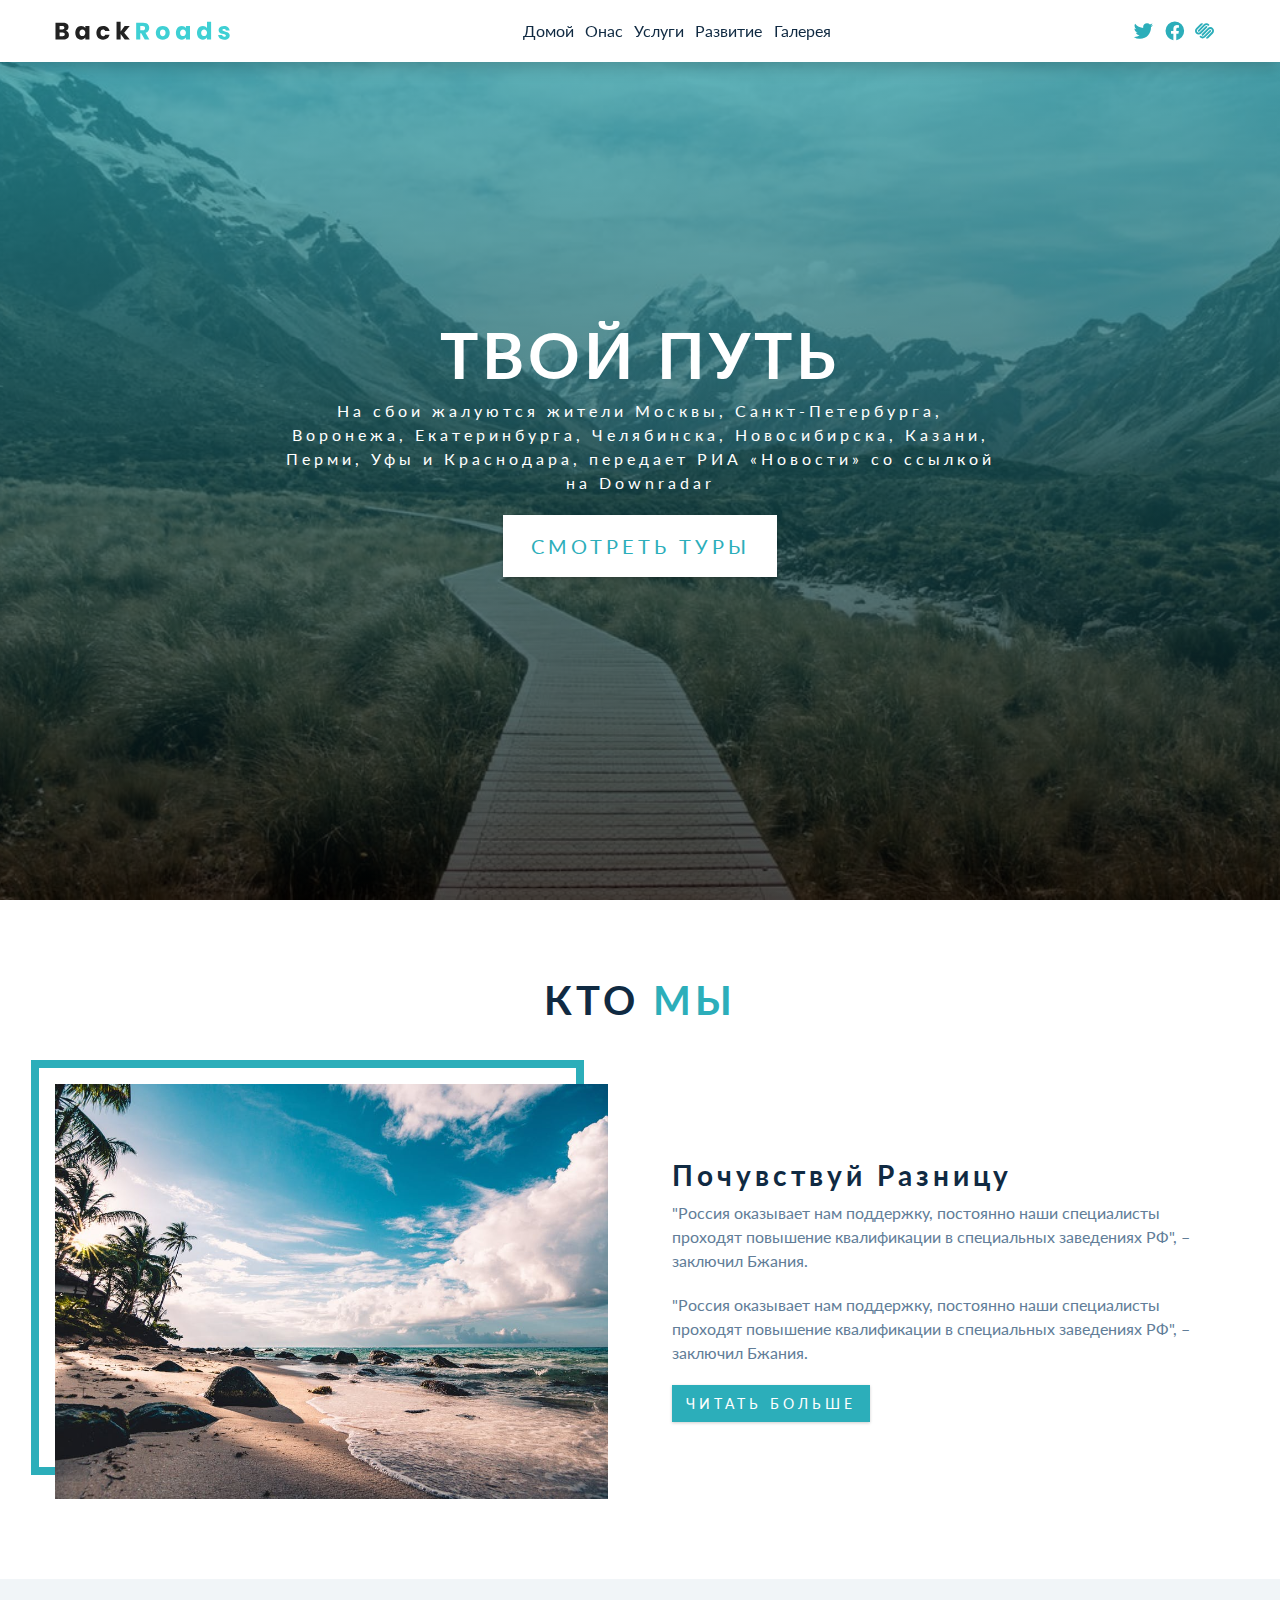
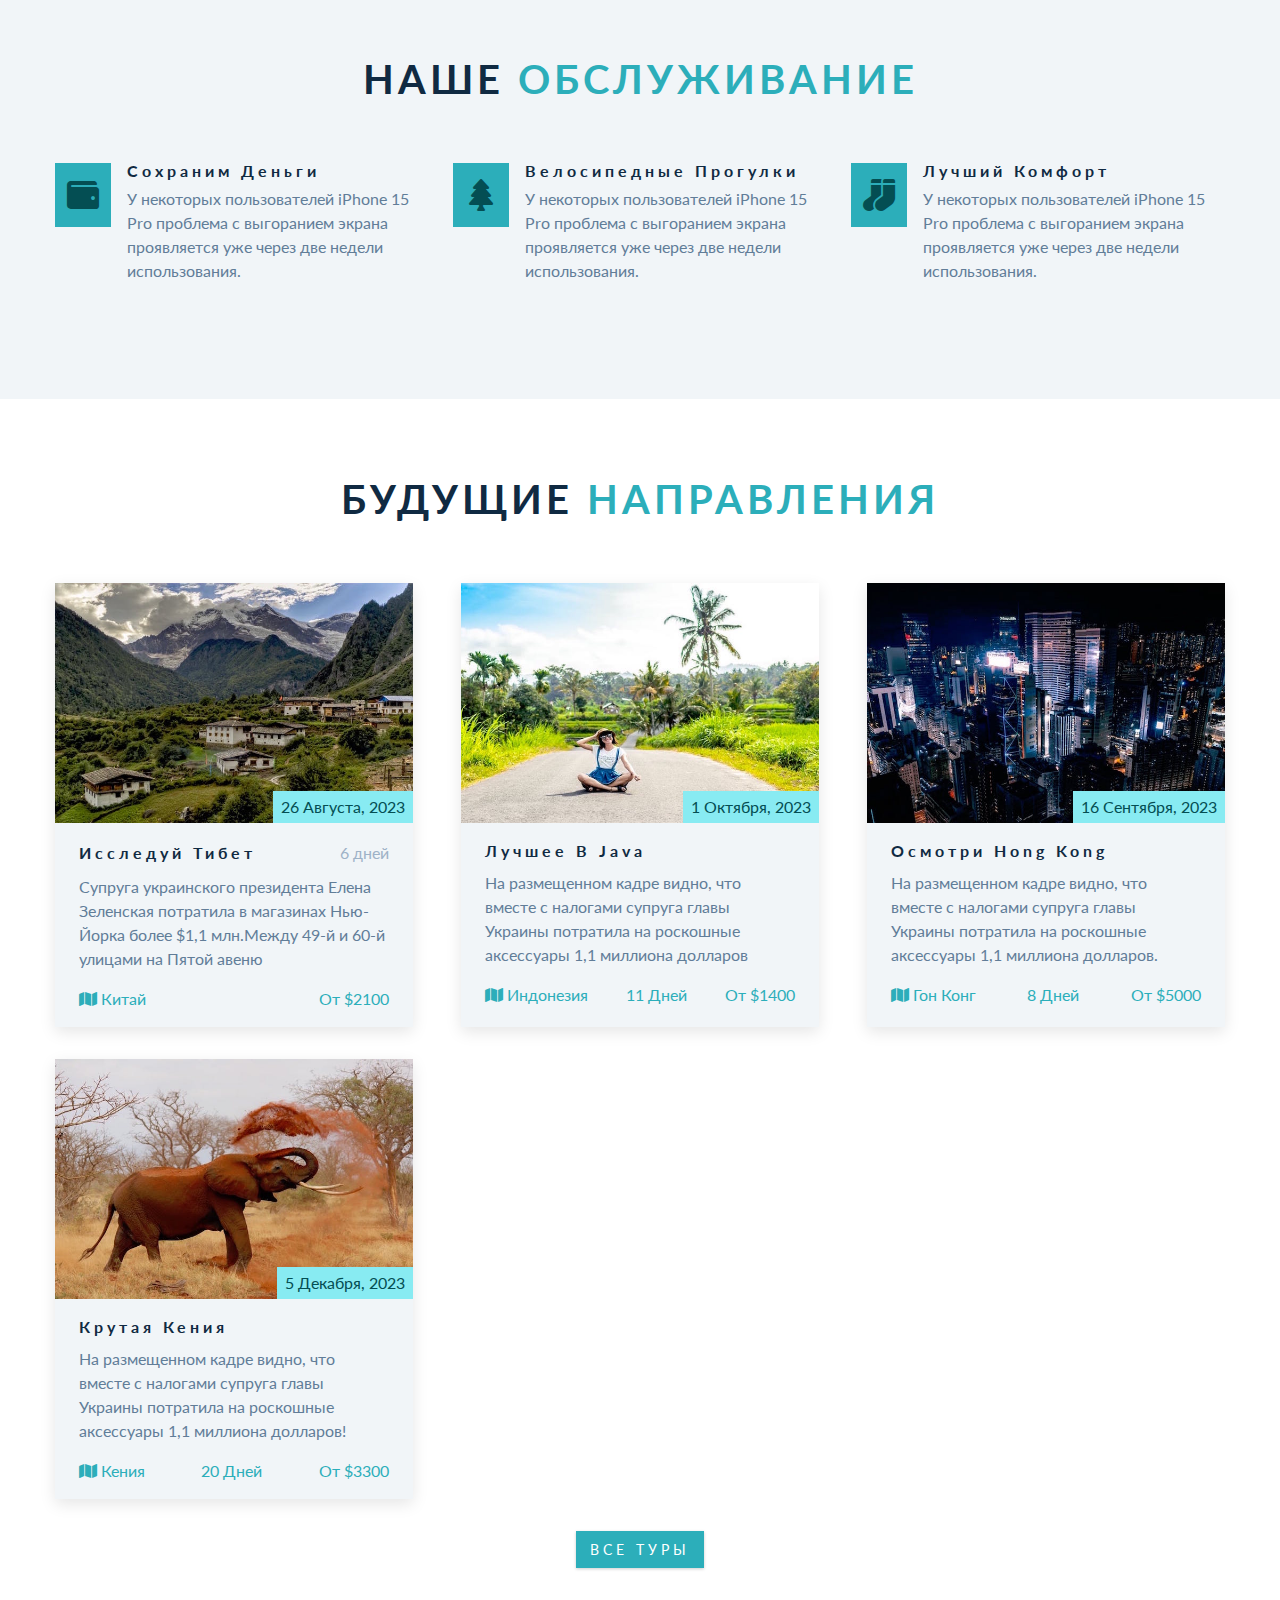
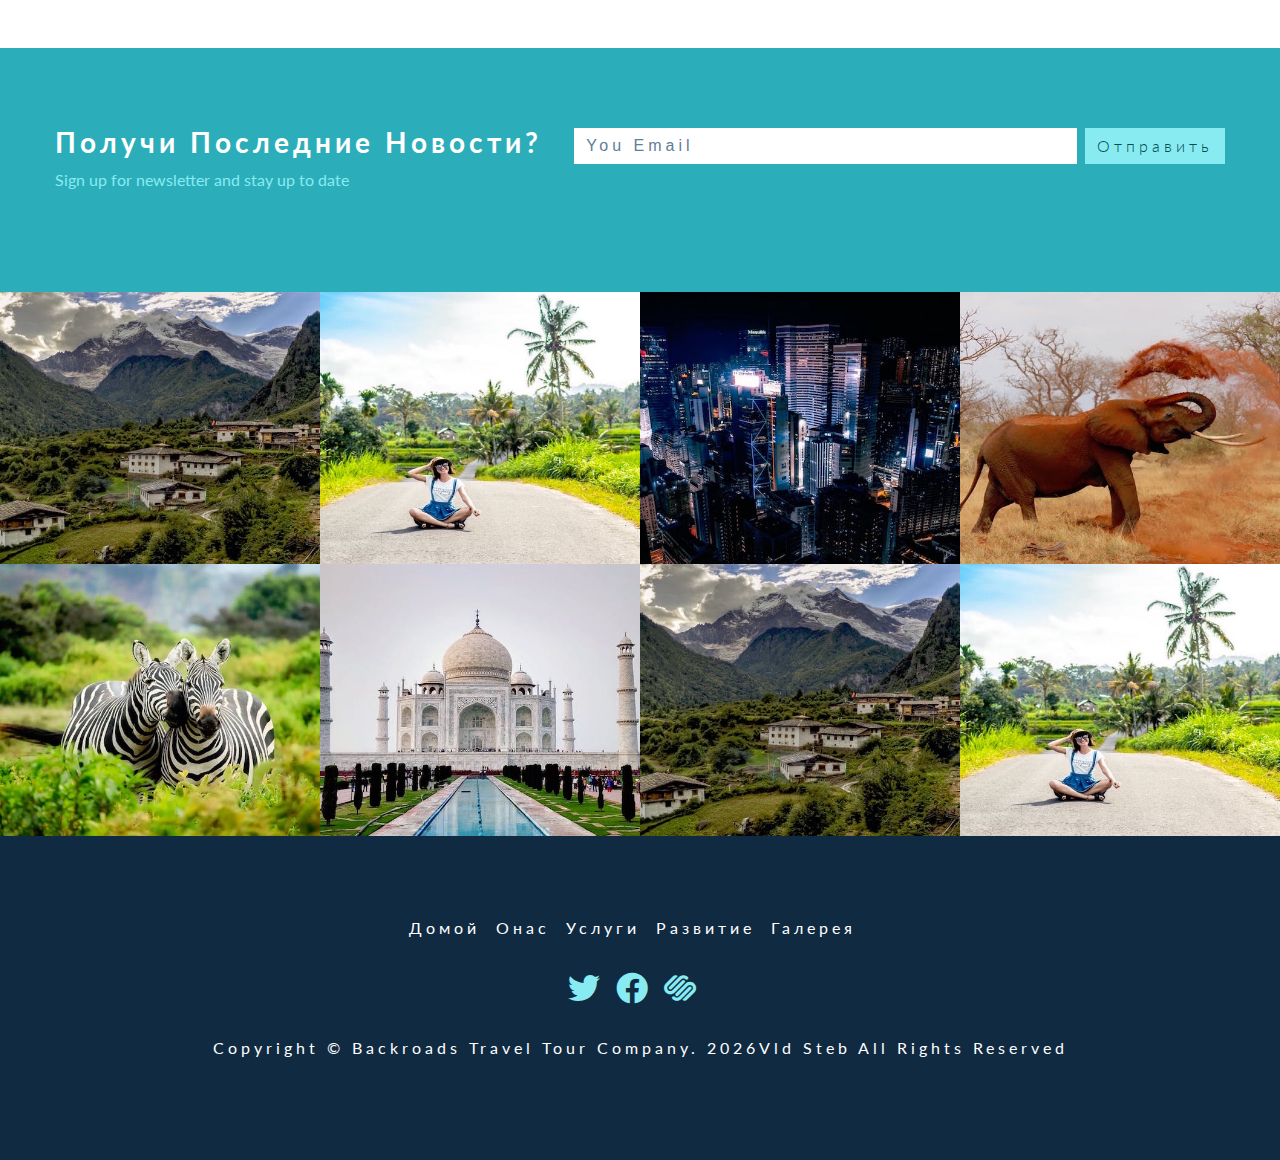
<file: index.html>
<!DOCTYPE html>
<html lang="en">
  <head>
    <meta charset="UTF-8" />
    <meta name="viewport" content="width=device-width, initial-scale=1.0" />
    <meta http-equiv="X-UA-Compatible" content="ie=edge" />
    <title>Все-дороги || Тур Компания</title>
    <!-- favicon -->
    <link rel="shortcut icon" href="./images/favicon.ico" type="image/x-icon" />
    <!-- font-awesome -->
    <link
      rel="stylesheet"
      href="./fontawesome-free-5.12.1-web/css/all.min.css"
    />
    <!-- styles css -->
    <link rel="stylesheet" href="./css/styles.css" />
  </head>
  <body>
    <!-- header  -->
    <header id="home">
      <!-- navbar -->
      <nav class="navbar">
        <div class="nav-center">
          <!-- nav header -->
          <div class="nav-header">
            <img src="./images/logo.svg" class="nav-logo" alt="" />
            <button class="nav-toggle" id="nav-toggle">
              <i class="fas fa-bars"></i>
            </button>
          </div>
          <!-- end of nav header -->
          <!-- nav links -->
          <ul class="nav-links" id="nav-links">
            <!-- single link -->
            <li>
              <a href="#home" class="nav-link scroll-link">Домой</a>
            </li>
            <!-- end of single link -->
            <!-- single link -->
            <li>
              <a href="#about" class="nav-link scroll-link">онас</a>
            </li>
            <!-- end of single link -->
            <!-- single link -->
            <li>
              <a href="#services" class="nav-link scroll-link">услуги</a>
            </li>
            <!-- end of single link -->
            <!-- single link -->
            <li>
              <a href="#featured" class="nav-link scroll-link">развитие</a>
            </li>
            <!-- end of single link -->
            <!-- single link -->
            <li>
              <a href="#gallery" class="nav-link scroll-link">галерея</a>
            </li>
            <!-- end of single link -->
          </ul>
          <!-- end of nav links -->
          <!-- nav icons -->
          <ul class="nav-icons">
            <!-- single icon -->
            <li>
              <a
                href="https://www.twitter.com"
                target="_blank"
                class="nav-icon"
              >
                <i class="fab fa-twitter"></i>
              </a>
            </li>
            <!-- end of single icon -->
            <!-- single icon -->
            <li>
              <a
                href="https://www.facebook.com"
                target="_blank"
                class="nav-icon"
              >
                <i class="fab fa-facebook"></i>
              </a>
            </li>
            <!-- end of single icon -->
            <!-- single icon -->
            <li>
              <a
                href="https://www.squarespace.com"
                target="_blank"
                class="nav-icon"
              >
                <i class="fab fa-squarespace"></i>
              </a>
            </li>
            <!-- end of single icon -->
          </ul>
          <!-- end of nav icons -->
        </div>
      </nav>
      <!-- end of navbar -->
      <!-- hero -->
      <div class="hero">
        <div class="hero-banner">
          <h1>Твой путь</h1>
          <p>
            На сбои жалуются жители Москвы, Санкт-Петербурга, Воронежа,
            Екатеринбурга, Челябинска, Новосибирска, Казани, Перми, Уфы и
            Краснодара, передает РИА «Новости» со ссылкой на Downradar
          </p>
          <a href="#featured" class="btn hero-btn scroll-link">смотреть туры</a>
        </div>
      </div>
    </header>
    <!-- end of header  -->

    <!-- about section -->
    <section class="section" id="about">
      <!--section title -->
      <div class="section-title">
        <h2>кто <span>мы</span></h2>
      </div>
      <!-- end of section title -->
      <div class="section-center about-center">
        <article class="about-img">
          <img
            src="./images/about.jpeg"
            class="about-photo"
            alt="super image"
          />
        </article>
        <article class="about-info">
          <h3>Почувствуй разницу</h3>
          <p>
            "Россия оказывает нам поддержку, постоянно наши специалисты проходят
            повышение квалификации в специальных заведениях РФ", – заключил
            Бжания.
          </p>
          <p>
            "Россия оказывает нам поддержку, постоянно наши специалисты проходят
            повышение квалификации в специальных заведениях РФ", – заключил
            Бжания.
          </p>
          <a href="#" class="btn">читать больше</a>
        </article>
      </div>
    </section>
    <!-- end of about section -->

    <!-- services -->
    <section class="services section" id="services">
      <!--section title -->
      <div class="section-title">
        <h2>наше <span>обслуживание</span></h2>
      </div>
      <!-- end of section title -->
      <div class="section-center services-center">
        <!-- single service -->
        <article class="service">
          <span class="service-icon">
            <i class="fas fa-wallet fa-fw"></i>
          </span>
          <div class="service-info">
            <h4 class="service-title">сохраним деньги</h4>
            <p class="service-text">
              У некоторых пользователей iPhone 15 Pro проблема с выгоранием
              экрана проявляется уже через две недели использования.
            </p>
          </div>
        </article>
        <!-- end of single service -->
        <!-- single service -->
        <article class="service">
          <span class="service-icon">
            <i class="fas fa-tree fa-fw"></i>
          </span>
          <div class="service-info">
            <h4 class="service-title">велосипедные прогулки</h4>
            <p class="service-text">
              У некоторых пользователей iPhone 15 Pro проблема с выгоранием
              экрана проявляется уже через две недели использования.
            </p>
          </div>
        </article>
        <!-- end of single service -->
        <!-- single service -->
        <article class="service">
          <span class="service-icon">
            <i class="fas fa-socks fa-fw"></i>
          </span>
          <div class="service-info">
            <h4 class="service-title">лучший комфорт</h4>
            <p class="service-text">
              У некоторых пользователей iPhone 15 Pro проблема с выгоранием
              экрана проявляется уже через две недели использования.
            </p>
          </div>
        </article>
        <!-- end of single service -->
      </div>
    </section>
    <!--end services -->

    <!-- featured tours -->
    <section class="section" id="featured">
      <!--section title -->
      <div class="section-title">
        <h2>будущие <span>направления</span></h2>
      </div>
      <!-- end of section title -->
      <!-- featured center -->
      <div class="section-center featured-center">
        <!-- single tour -->
        <article class="tour-card">
          <div class="tour-img-container">
            <img src="./images/tour-1.jpeg" class="tour-img" alt="tour image" />
            <p class="tour-date">26 августа, 2023</p>
          </div>
          <!-- tour info -->
          <div class="tour-info">
            <div class="tour-title">
              <h4>исследуй тибет</h4>
              <p>6 дней</p>
            </div>
            <p>
              Супруга украинского президента Елена Зеленская потратила в
              магазинах Нью-Йорка более $1,1 млн.Между 49-й и 60-й улицами на
              Пятой авеню
            </p>
            <div class="tour-footer">
              <p>
                <span>
                  <i class="fas fa-map"></i>
                </span>
                китай
              </p>

              <p>от $2100</p>
            </div>
          </div>
        </article>
        <!-- end of single tour -->
        <!-- single tour -->
        <article class="tour-card">
          <div class="tour-img-container">
            <img src="./images/tour-2.jpeg" class="tour-img" alt="tour image" />
            <p class="tour-date">1 октября, 2023</p>
          </div>
          <!-- tour info -->
          <div class="tour-info">
            <h4>лучшее в java</h4>
            <p>
              На размещенном кадре видно, что вместе с налогами супруга главы
              Украины потратила на роскошные аксессуары 1,1 миллиона долларов
            </p>
            <div class="tour-footer">
              <p>
                <span>
                  <i class="fas fa-map"></i>
                </span>
                индонезия
              </p>
              <p>11 дней</p>
              <p>от $1400</p>
            </div>
          </div>
        </article>
        <!-- end of single tour -->
        <!-- single tour -->
        <article class="tour-card">
          <div class="tour-img-container">
            <img src="./images/tour-3.jpeg" class="tour-img" alt="tour image" />
            <p class="tour-date">16 сентября, 2023</p>
          </div>
          <!-- tour info -->
          <div class="tour-info">
            <h4>осмотри hong kong</h4>
            <p>
              На размещенном кадре видно, что вместе с налогами супруга главы
              Украины потратила на роскошные аксессуары 1,1 миллиона долларов.
            </p>
            <div class="tour-footer">
              <p>
                <span>
                  <i class="fas fa-map"></i>
                </span>
                гон конг
              </p>
              <p>8 дней</p>
              <p>от $5000</p>
            </div>
          </div>
        </article>
        <!-- end of single tour -->
        <!-- single tour -->
        <article class="tour-card">
          <div class="tour-img-container">
            <img src="./images/tour-4.jpeg" class="tour-img" alt="tour image" />
            <p class="tour-date">5 декабря, 2023</p>
          </div>
          <!-- tour info -->
          <div class="tour-info">
            <h4>крутая кения</h4>
            <p>
              На размещенном кадре видно, что вместе с налогами супруга главы
              Украины потратила на роскошные аксессуары 1,1 миллиона долларов!
            </p>
            <div class="tour-footer">
              <p>
                <span>
                  <i class="fas fa-map"></i>
                </span>
                кения
              </p>
              <p>20 дней</p>
              <p>от $3300</p>
            </div>
          </div>
        </article>
        <!-- end of single tour -->
      </div>
      <div class="tour-btn">
        <a href="#" class="btn">все туры</a>
      </div>
    </section>
    <!-- end of featured tours -->

    <!-- contact -->
    <section class="section contact" id="contact">
      <div class="section-center contact-center">
        <!-- contact title -->
        <article class="contact-title">
          <h3>получи последние новости?</h3>
          <p>Sign up for newsletter and stay up to date</p>
        </article>
        <!-- contact form -->
        <form class="contact-form">
          <input
            type="email"
            name="email"
            class="form-control"
            placeholder="you email"
          />
          <button type="submit" class="btn-submit">отправить</button>
        </form>
      </div>
    </section>
    <!-- end of contact -->

    <!-- gallery  -->
    <section id="gallery">
      <div class="gallery-center">
        <!-- single item -->
        <article class="gallery-img-container">
          <img src="./images/tour-1.jpeg" class="gallery-img" alt="" />
          <a href="#" class="gallery-icon">
            <i class="fas fa-search"></i>
          </a>
        </article>
        <!-- end of single item -->
        <!-- single item -->
        <article class="gallery-img-container">
          <img src="./images/tour-2.jpeg" class="gallery-img" alt="" />
          <a href="#" class="gallery-icon">
            <i class="fas fa-search"></i>
          </a>
        </article>
        <!-- end of single item -->
        <!-- single item -->
        <article class="gallery-img-container">
          <img src="./images/tour-3.jpeg" class="gallery-img" alt="" />
          <a href="#" class="gallery-icon">
            <i class="fas fa-search"></i>
          </a>
        </article>
        <!-- end of single item -->
        <!-- single item -->
        <article class="gallery-img-container">
          <img src="./images/tour-4.jpeg" class="gallery-img" alt="" />
          <a href="#" class="gallery-icon">
            <i class="fas fa-search"></i>
          </a>
        </article>
        <!-- end of single item -->
        <!-- single item -->
        <article class="gallery-img-container">
          <img src="./images/tour-5.jpeg" class="gallery-img" alt="" />
          <a href="#" class="gallery-icon">
            <i class="fas fa-search"></i>
          </a>
        </article>
        <!-- end of single item -->
        <!-- single item -->
        <article class="gallery-img-container">
          <img src="./images/tour-6.jpeg" class="gallery-img" alt="" />
          <a href="#" class="gallery-icon">
            <i class="fas fa-search"></i>
          </a>
        </article>
        <!-- end of single item -->
        <!-- single item -->
        <article class="gallery-img-container">
          <img src="./images/tour-1.jpeg" class="gallery-img" alt="" />
          <a href="#" class="gallery-icon">
            <i class="fas fa-search"></i>
          </a>
        </article>
        <!-- end of single item -->
        <!-- single item -->
        <article class="gallery-img-container">
          <img src="./images/tour-2.jpeg" class="gallery-img" alt="" />
          <a href="#" class="gallery-icon">
            <i class="fas fa-search"></i>
          </a>
        </article>
        <!-- end of single item -->
      </div>
    </section>
    <!-- end of gallery  -->

    <!-- footer -->
    <footer class="section footer">
      <!-- footer links -->
      <ul class="footer-links">
        <!-- single link -->
        <li>
          <a href="#home" class="footer-link scroll-link">домой</a>
        </li>
        <!-- end of single link -->
        <!-- single link -->
        <li>
          <a href="#about" class="footer-link scroll-link">онас</a>
        </li>
        <!-- end of single link -->
        <!-- single link -->
        <li>
          <a href="#services" class="footer-link scroll-link">услуги</a>
        </li>
        <!-- end of single link -->
        <!-- single link -->
        <li>
          <a href="#featured" class="footer-link scroll-link">развитие</a>
        </li>
        <!-- end of single link -->
        <!-- single link -->
        <li>
          <a href="#gallery" class="footer-link scroll-link">галерея</a>
        </li>
        <!-- end of single link -->
      </ul>
      <!-- end of footer links -->
      <!-- footer icons -->
      <ul class="footer-icons">
        <!-- single icon -->
        <li>
          <a href="https://www.twitter.com" target="_blank" class="footer-icon">
            <i class="fab fa-twitter"></i>
          </a>
        </li>
        <!-- end of single icon -->
        <!-- single icon -->
        <li>
          <a
            href="https://www.facebook.com"
            target="_blank"
            class="footer-icon"
          >
            <i class="fab fa-facebook"></i>
          </a>
        </li>
        <!-- end of single icon -->
        <!-- single icon -->
        <li>
          <a
            href="https://www.squarespace.com"
            target="_blank"
            class="footer-icon"
          >
            <i class="fab fa-squarespace"></i>
          </a>
        </li>
        <!-- end of single icon -->
      </ul>
      <!-- end of footer icons -->
      <p class="copyright">
        copyright &copy; Backroads travel tour company.
        <span id="date"></span>Vld Steb All rights reserved
      </p>
    </footer>
    <!-- js -->
    <script src="./js/app.js"></script>
  </body>
</html>
</file>
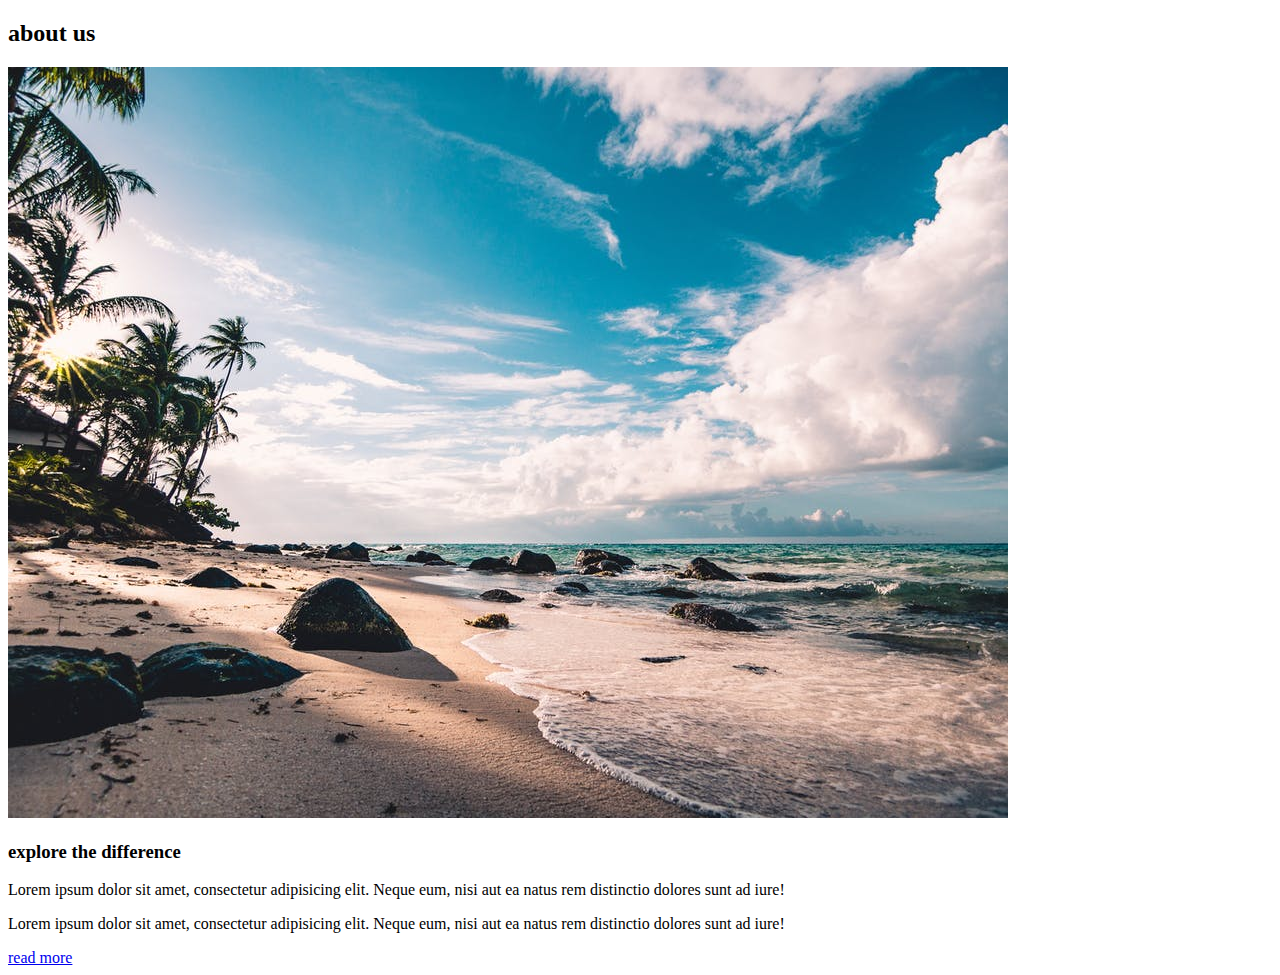
<file: test.html>
<!DOCTYPE html>
<html lang="en">
  <head>
    <meta charset="UTF-8" />
    <meta name="viewport" content="width=device-width, initial-scale=1.0" />
    <title>Document</title>
  </head>
  <body>
    <!-- about section -->
    <section class="section" id="about">
      <!-- title -->
      <div class="section-title">
        <h2>about <span>us</span></h2>
      </div>
      <!-- end of title -->
      <div class="section-center about-center">
        <!-- about img wrapper -->
        <article class="about-img">
          <img
            src="./images/about.jpeg"
            class="about-photo"
            alt="awesome beach"
          />
        </article>
        <!-- about info -->
        <article class="about-info">
          <h3>explore the difference</h3>
          <p>
            Lorem ipsum dolor sit amet, consectetur adipisicing elit. Neque eum,
            nisi aut ea natus rem distinctio dolores sunt ad iure!
          </p>
          <p>
            Lorem ipsum dolor sit amet, consectetur adipisicing elit. Neque eum,
            nisi aut ea natus rem distinctio dolores sunt ad iure!
          </p>
          <a href="#" class="btn"> read more</a>
        </article>
      </div>
    </section>
    <!-- end of about section -->
  </body>
</html>
</file>
<file: css/styles.css>
/*
=============== 
Fonts
===============
*/
@import url("https://fonts.googleapis.com/css?family=Lato:400,700&display=swap");

/*
=============== 
Variables
===============
*/

:root {
  /* dark shades of primary color*/
  --clr-primary-1: hsl(184, 91%, 17%);
  --clr-primary-2: hsl(185, 84%, 25%);
  --clr-primary-3: hsl(185, 81%, 29%);
  --clr-primary-4: hsl(184, 77%, 34%);
  /* primary/main color */
  --clr-primary-5: hsl(185, 62%, 45%);
  /* lighter shades of primary color */
  --clr-primary-6: hsl(185, 57%, 50%);
  --clr-primary-7: hsl(184, 65%, 59%);
  --clr-primary-8: hsl(184, 80%, 74%);
  --clr-primary-9: hsl(185, 94%, 87%);
  --clr-primary-10: hsl(186, 100%, 94%);
  /* darkest grey - used for headings */
  --clr-grey-1: hsl(209, 61%, 16%);
  --clr-grey-2: hsl(211, 39%, 23%);
  --clr-grey-3: hsl(209, 34%, 30%);
  --clr-grey-4: hsl(209, 28%, 39%);
  /* grey used for paragraphs */
  --clr-grey-5: hsl(210, 22%, 49%);
  --clr-grey-6: hsl(209, 23%, 60%);
  --clr-grey-7: hsl(211, 27%, 70%);
  --clr-grey-8: hsl(210, 31%, 80%);
  --clr-grey-9: hsl(212, 33%, 89%);
  --clr-grey-10: hsl(210, 36%, 96%);
  --clr-white: #fff;
  --ff-primary: "Lato", sans-serif;
  --transition: all 0.3s linear;
  --spacing: 0.25rem;
  --radius: 0.5rem;
  --light-shadow: 0 5px 15px rgba(0, 0, 0, 0.1);
  --dark-shadow: 0 5px 15px rgba(0, 0, 0, 0.2);
}
/*
=============== 
Global Styles
===============
*/

* {
  margin: 0;
  padding: 0;
  box-sizing: border-box;
}
body {
  font-family: var(--ff-primary);
  background: var(--clr-white);
  color: var(--clr-grey-1);
  line-height: 1.5;
  font-size: 0.875rem;
}
ul {
  list-style-type: none;
}
a {
  text-decoration: none;
}
/* img {
  width: 100%;
  display: block;
} */
img:not(.nav-logo) {
  width: 100%;
  display: block;
}

h1,
h2,
h3,
h4 {
  letter-spacing: var(--spacing);
  text-transform: capitalize;
  line-height: 1.25;
  margin-bottom: 0.75rem;
}
h1 {
  font-size: 3rem;
}
h2 {
  font-size: 2rem;
}
h3 {
  font-size: 1.25rem;
}
h4 {
  font-size: 0.875rem;
}
p {
  margin-bottom: 1.25rem;
  color: var(--clr-grey-5);
}
@media screen and (min-width: 800px) {
  h1 {
    font-size: 4rem;
  }
  h2 {
    font-size: 2.5rem;
  }
  h3 {
    font-size: 1.75rem;
  }
  h4 {
    font-size: 1rem;
  }
  body {
    font-size: 1rem;
  }
  h1,
  h2,
  h3,
  h4 {
    line-height: 1;
  }
}
/*  global classes */

.btn {
  text-transform: uppercase;
  background: var(--clr-primary-5);
  color: var(--clr-white);
  padding: 0.375rem 0.75rem;
  letter-spacing: var(--spacing);
  display: inline-block;
  /* font-weight: 700; */
  transition: var(--transition);
  font-size: 0.875rem;
  border: 2px solid transparent;
  cursor: pointer;
  box-shadow: 0 1px 3px rgba(0, 0, 0, 0.2);
}
.btn:hover {
  color: var(--clr-primary-1);
  background: var(--clr-primary-8);
}
.section {
  padding: 5rem 0;
}
.section-title {
  text-align: center;
  margin-bottom: 4rem;
}
.section-title h2 {
  text-transform: uppercase;
}
.section-title span {
  color: var(--clr-primary-5);
}
.section-center {
  width: 90vw;
  margin: 0 auto;
  max-width: 1170px;
}
@media screen and (min-width: 992px) {
  .section-center {
    width: 95vw;
  }
}
/*
=============== 
Navbar
===============
*/
.navbar {
  position: fixed;
  top: 0;
  left: 0;
  width: 100%;
  box-shadow: var(--dark-shadow);
  background: var(--clr-white);
  z-index: 2;
}
.nav-icons {
  display: none;
}
.nav-center {
  width: 100%;
  max-width: 1170px;
  margin: 0 auto;
}
.nav-header {
  display: flex;
  justify-content: space-between;
  align-items: center;
  padding: 1rem 2rem;
}
.nav-toggle {
  background: transparent;
  border: transparent;
  font-size: 1.5rem;
  color: var(--clr-primary-5);
  cursor: pointer;
  transition: var(--transition);
}
.nav-toggle:hover {
  transform: scale(1.2);
}
.nav-link {
  display: block;
  padding: 1rem 2rem;
  text-transform: capitalize;
  transition: var(--transition);
  color: var(--clr-grey-1);
  cursor: pointer;
  font-size: 1rem;
}
.nav-link:hover {
  color: var(--clr-primary-1);
  background: var(--clr-primary-8);
  padding-left: 2.25rem;
}
/* 280px */
.nav-links {
  height: 0;
  overflow: hidden;
  transition: var(--transition);
}
.show-links {
  height: 280px;
}
@media screen and (min-width: 992px) {
  /* hide toggle button */
  .navbar {
    padding: 1rem 2rem;
  }
  .nav-toggle {
    display: none;
  }
  .nav-center {
    display: flex;
    justify-content: space-between;
    align-items: center;
    /* optional */
    flex-wrap: wrap;
  }
  .nav-links {
    height: auto;
    display: flex;
  }
  .nav-header {
    padding: 0 0;
  }
  .nav-link {
    padding: 0 0;
    margin-right: 0.7rem;
  }
  .nav-link:hover {
    padding: 0;
    color: var(--clr-primary-5);
  }
  .nav-icons {
    display: flex;
  }
  .nav-icon {
    margin-right: 0.7rem;
    color: var(--clr-primary-5);
    font-size: 1.2rem;
    transition: var(--transition);
  }
  .nav-icon:hover {
    color: var(--clr-primary-8);
  }
}

/*
=============== 
Hero
===============
*/
.hero {
  min-height: 100vh;
  background: var(--clr-primary-5);
  display: flex;
  align-items: center;
  justify-content: center;
}
.hero-banner {
  text-align: center;
  color: var(--clr-white);
  padding: 0 3rem;
}
.hero-banner h1 {
  text-transform: uppercase;
}
.hero-banner p {
  max-width: 35rem;
  margin-left: auto;
  margin-right: auto;
  color: var(--clr-white);
  letter-spacing: var(--spacing);
}
.hero-btn {
  padding: 0.9rem 1.6rem;
  font-size: 1.25rem;
  background: var(--clr-white);
  color: var(--clr-primary-5);
}
.hero-btn:hover {
  background: transparent;
  color: var(--clr-white);
  border-color: var(--clr-white);
}
@media screen and (min-width: 768px) {
  .hero {
    background: linear-gradient(rgb(44, 174, 186, 0.7), rgba(0, 0, 0, 0.7)),
      url("../images/main.jpeg") center/cover no-repeat;
  }
  .hero-banner {
    padding: 0;
  }
  .hero-banner p {
    max-width: 45rem;
  }
}
/*
=============== 
About
===============
*/
/* section add to globals */
/* title add to globals */
/* section center add to globals */
.about-img,
.about-info {
  margin-bottom: 2rem;
}
@media screen and (min-width: 992px) {
  .about-center {
    display: flex;
    justify-content: space-between;
    flex-wrap: wrap;
  }
  .about-img,
  .about-info {
    flex: 0 0 calc(50% - 2rem);
    margin-bottom: 0;
    align-self: center;
  }
}
@media screen and (min-width: 1170px) {
  .about-img::before {
    content: "";
    position: absolute;
    border: 0.5rem solid var(--clr-primary-5);
    width: 100%;
    height: 100%;
    box-sizing: border-box;
    top: -1.5rem;
    left: -1.5rem;
    /* z-index: -1; */
  }
  .about-img {
    position: relative;
  }
}
.about-photo {
  position: relative;
}
/*
=============== 
Services
===============
*/
.services {
  background: var(--clr-grey-10);
}
.service {
  text-align: center;
  margin-bottom: 3rem;
}
.service-icon {
  background: var(--clr-primary-5);
  color: var(--clr-primary-1);
  padding: 0.5rem;
  display: inline-block;
  font-size: 2rem;
  margin-bottom: 1.5rem;
}
.service-text {
  max-width: 20rem;
  margin-left: auto;
  margin-right: auto;
}
@media screen and (min-width: 576px) {
  .services-center {
    display: flex;
    justify-content: space-between;
    flex-wrap: wrap;
  }
  .service {
    flex: 0 0 calc(50% - 1rem);
    margin-bottom: 1rem;
  }
}
@media screen and (min-width: 992px) {
  .service {
    flex: 0 0 calc(33.333% - 1rem);
    margin-bottom: 1rem;
  }
}
@media screen and (min-width: 1170px) {
  .service {
    display: flex;
    text-align: left;
  }
  .service-icon {
    align-self: start;
  }
  .service-info {
    padding-left: 1rem;
  }
  .service-title {
    margin-bottom: 0.5rem;
  }
}
/*
=============== 
Featured Tours
===============
*/
.tour-card {
  transition: var(--transition);
  background: var(--clr-grey-10);
  box-shadow: var(--light-shadow);
  margin-bottom: 2rem;
}
.tour-card:hover {
  box-shadow: var(--dark-shadow);
  transform: scale(1.02);
}
.tour-img-container {
  position: relative;
}
.tour-img {
  height: 15rem;
  object-fit: cover;
}
.tour-date {
  position: absolute;
  right: 0;
  bottom: 0;
  background: var(--clr-primary-8);
  margin-bottom: 0;
  color: var(--clr-primary-1);
  text-transform: capitalize;
  padding: 0.25rem 0.5rem;
}
.tour-info {
  padding: 1.25rem 1.5rem;
}
/* extra CSS */
.tour-title {
  display: flex;
  justify-content: space-between;
  flex-wrap: wrap;
}
.tour-title p,
.tour-title h4 {
  margin-bottom: 0.75rem;
  line-height: 1.25;
}
.tour-title p {
  color: var(--clr-grey-7);
}
.tour-footer {
  display: flex;
  justify-content: space-between;
  flex-wrap: wrap;
  align-items: center;
}
.tour-footer p {
  line-height: 0;
  margin-bottom: 0;
  text-transform: capitalize;
  color: var(--clr-primary-5);
}
.tour-btn {
  text-align: center;
}
@media screen and (min-width: 768px) {
  .featured-center {
    display: flex;
    flex-wrap: wrap;
    justify-content: space-between;
  }
  .tour-card {
    flex: 0 0 calc(50% - 2rem);
  }
}
@media screen and (min-width: 1170px) {
  .tour-card {
    flex: 0 0 calc(33.333% - 2rem);
  }
}
/*
=============== 
Contact
===============
*/
.contact {
  background: var(--clr-primary-5);
}
.contact-title {
  color: var(--clr-white);
}
.contact-title p {
  color: var(--clr-primary-8);
}
.contact-form {
  display: flex;
  max-width: 28rem;
}
.form-control {
  flex: 1 1 auto;
  color: var(--clr-grey-5);
}
.form-control,
.btn-submit {
  padding: 0.375rem 0.76rem;
  font-size: 1rem;
  line-height: 1.5;
  font-weight: 300;
  letter-spacing: var(--spacing);
  background: var(--clr-white);
  text-transform: capitalize;
  border: transparent;
}
.form-control::placeholder {
  color: inherit;
}
.btn-submit {
  font-family: var(--ff-primary);
  margin-left: 0.5rem;
  background: var(--clr-primary-8);
  color: var(--clr-primary-1);
  cursor: pointer;
  transition: var(--transition);
}
.btn-submit:hover {
  background: var(--clr-primary-1);
  color: var(--clr-primary-5);
}
@media screen and (min-width: 992px) {
  .contact-center {
    display: flex;
    flex-wrap: wrap;
    justify-content: space-between;
  }
  .contact-form {
    align-self: flex-start;
    flex: 1 1 auto;
    max-width: 100%;
    padding-left: 2rem;
  }
}
/*
=============== 
Gallery
===============
*/
.gallery-img-container {
  position: relative;
  background: var(--clr-primary-5);
}
.gallery-icon {
  position: absolute;
  top: 50%;
  left: 50%;
  font-size: 2rem;
  transform: translate(-50%, -50%);
  color: var(--clr-white);
  opacity: 0;
  cursor: pointer;
  transition: var(--transition);
}
.gallery-img {
  height: 17rem;
  object-fit: cover;
  transition: var(--transition);
}
.gallery-img-container:hover .gallery-img {
  opacity: 0.5;
}
.gallery-img-container:hover .gallery-icon {
  opacity: 1;
}
@media screen and (min-width: 768px) {
  .gallery-center {
    display: flex;
    flex-wrap: wrap;
  }
  .gallery-img-container {
    flex: 0 0 50%;
  }
}
@media screen and (min-width: 992px) {
  .gallery-img-container {
    flex: 0 0 25%;
  }
}
/*
=============== 
Footer
===============
*/
.footer {
  background: var(--clr-grey-1);
  text-align: center;
  padding-left: 2rem;
  padding-right: 2rem;
}
.footer-links,
.footer-icons {
  display: flex;
  justify-content: center;
  margin-bottom: 1.5rem;
  flex-wrap: wrap;
}
.footer-link {
  color: var(--clr-white);
  text-transform: capitalize;
  font-size: 1rem;
  margin-right: 1rem;
  letter-spacing: var(--spacing);
  transition: var(--transition);
}
.footer-link:hover {
  color: var(--clr-primary-5);
}
.footer-icon {
  font-size: 2rem;
  margin-right: 1rem;
  color: var(--clr-primary-8);
  transition: var(--transition);
}
.footer-icon:hover {
  color: var(--clr-primary-5);
}
.copyright {
  text-transform: capitalize;
  letter-spacing: var(--spacing);
  color: var(--clr-white);
}
</file>
